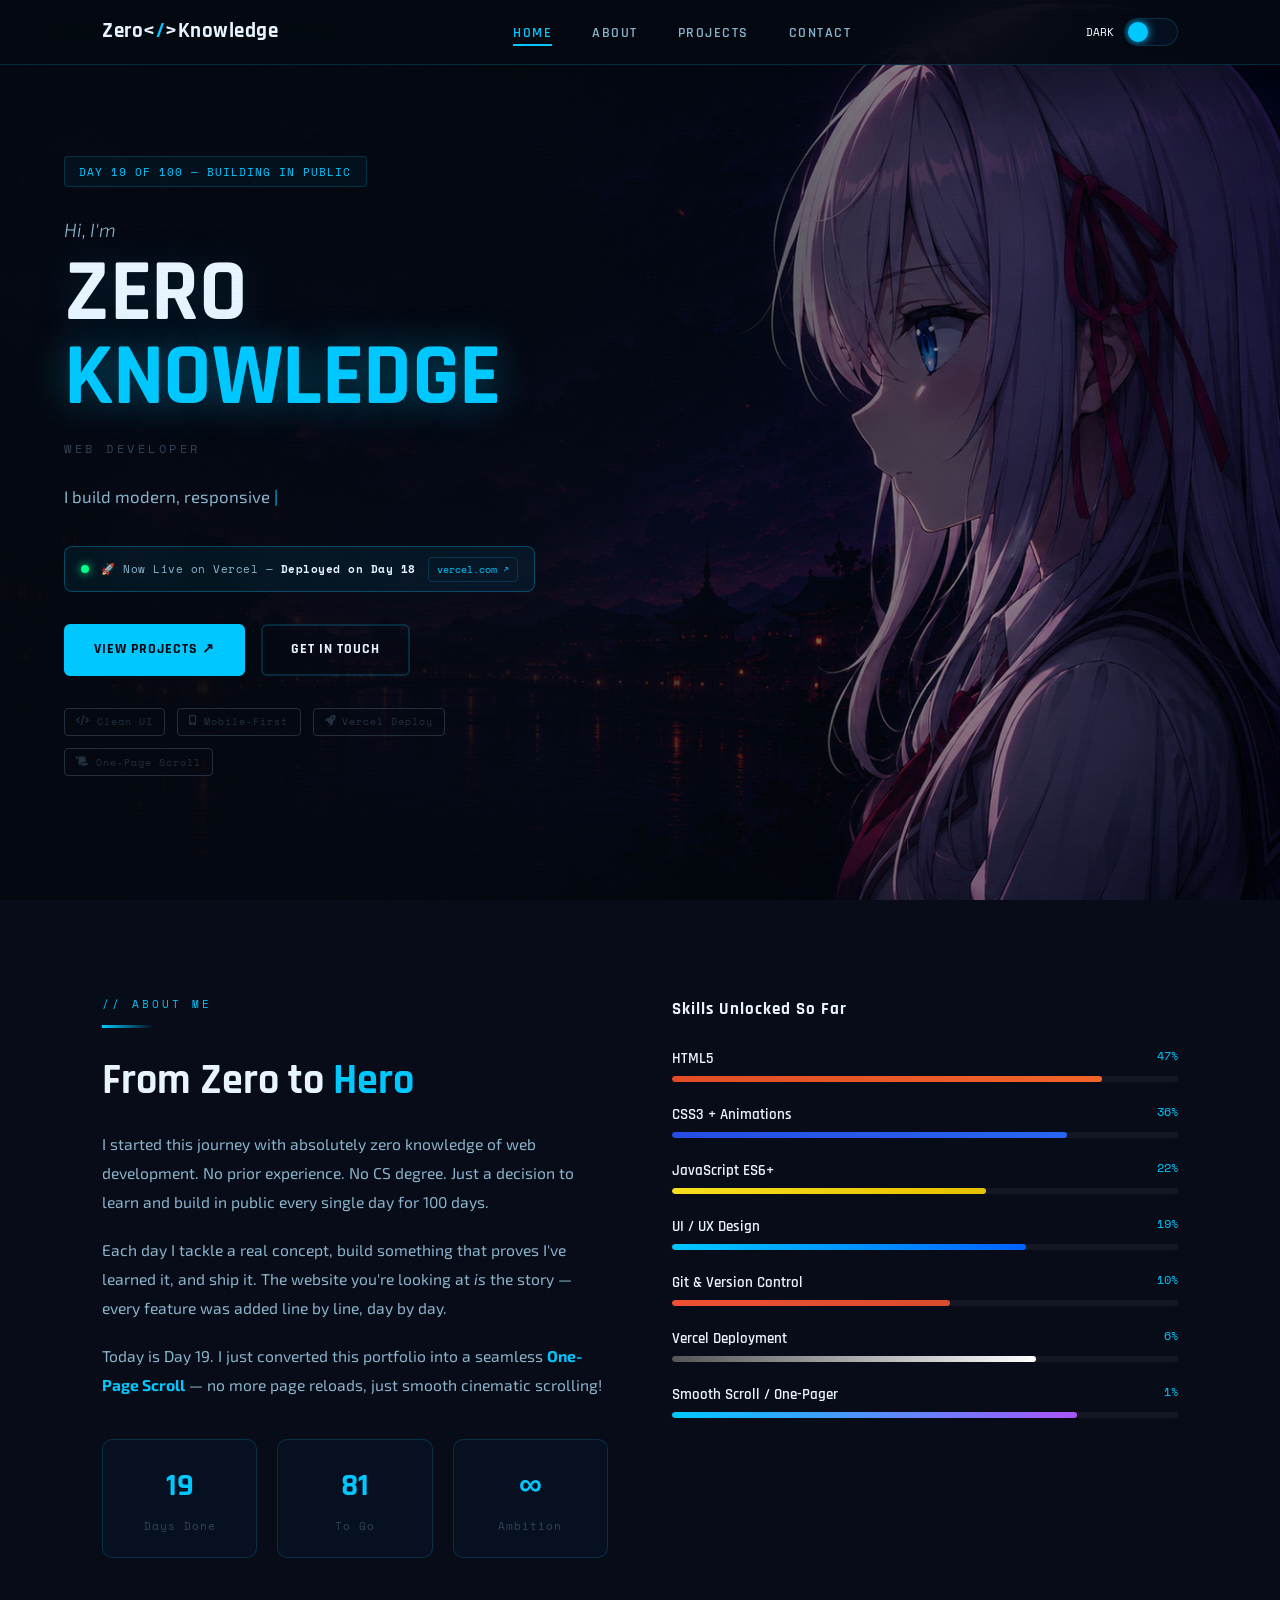
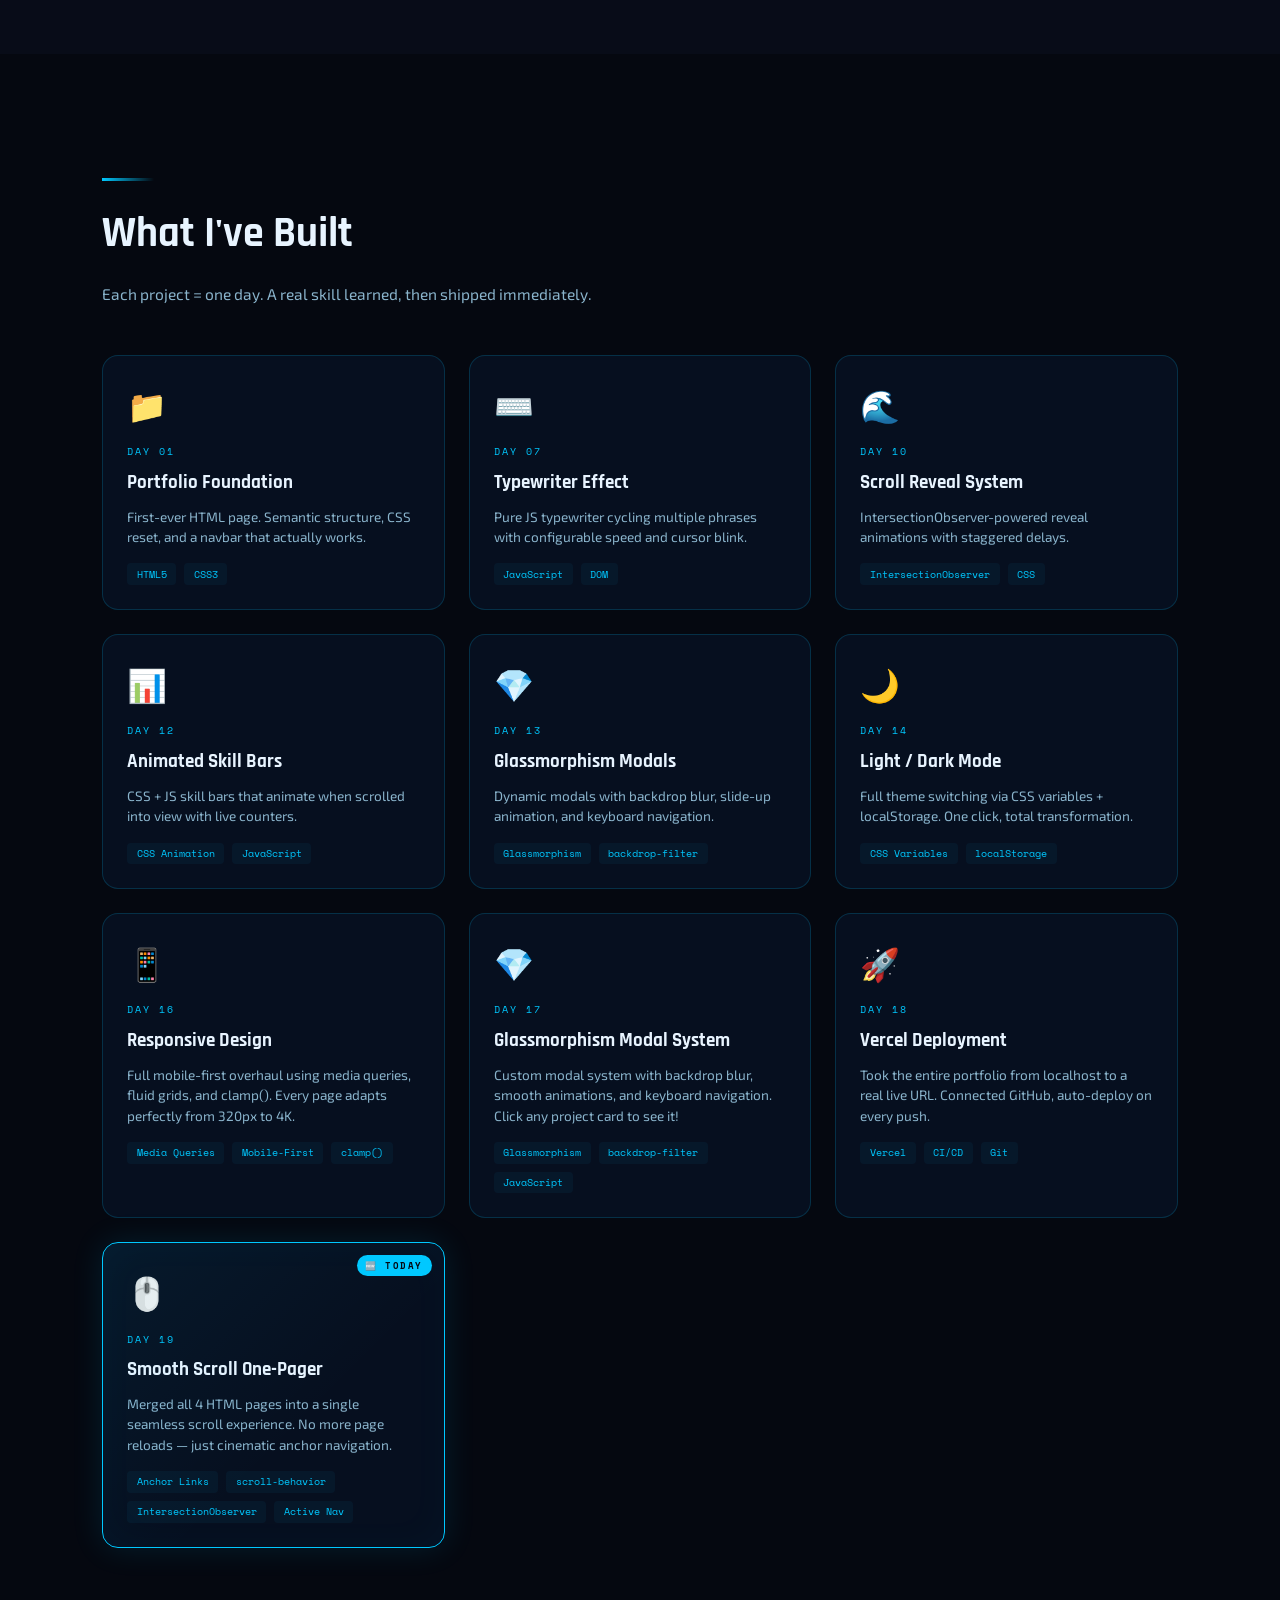
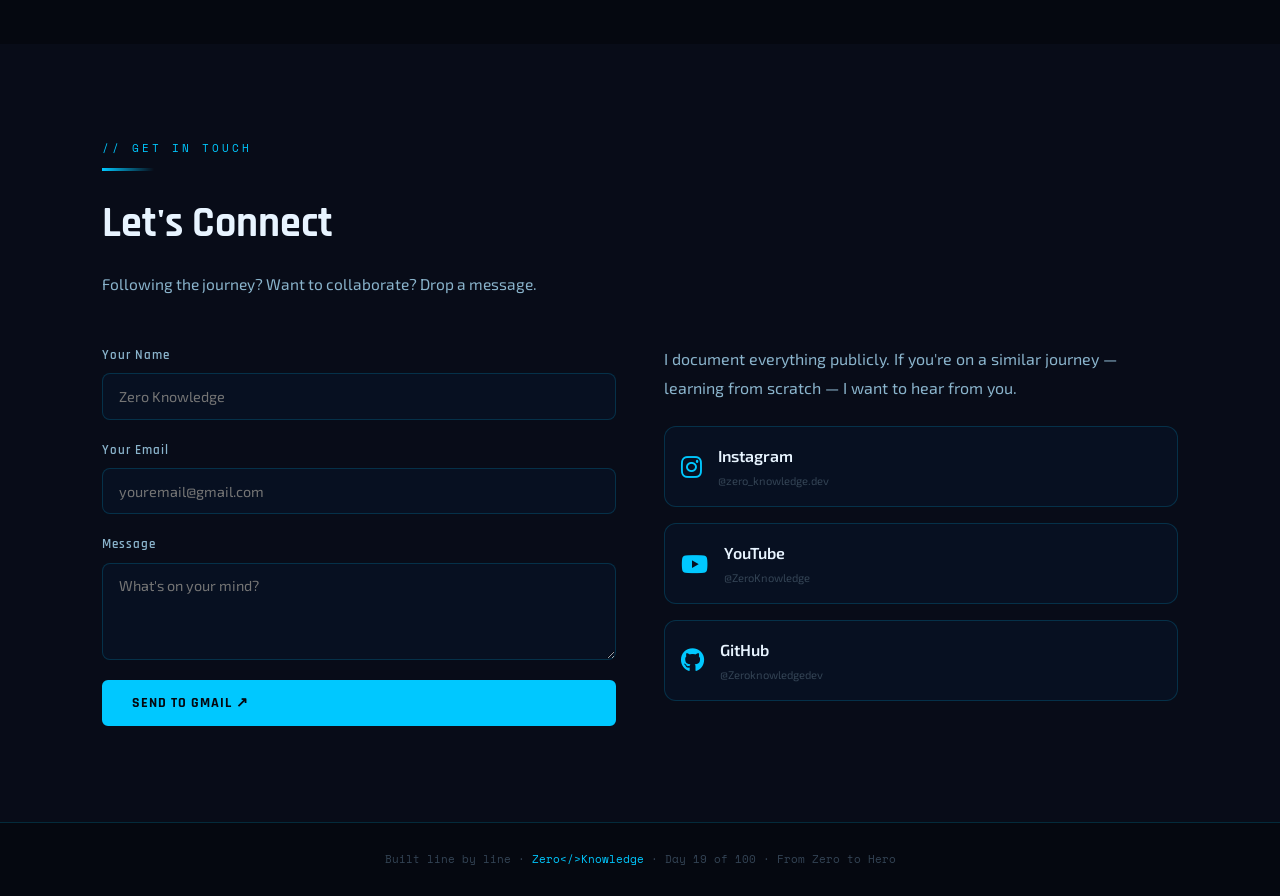
<file: index.html>
<!DOCTYPE html>
<html lang="en" data-theme="dark">
<head>
  <meta charset="UTF-8" />
  <meta name="viewport" content="width=device-width, initial-scale=1.0, user-scalable=yes" />
  <title>Zero&lt;/&gt;Knowledge — Day 19</title>
  <link rel="preconnect" href="https://fonts.googleapis.com" />
  <link href="https://fonts.googleapis.com/css2?family=Rajdhani:wght@400;500;600;700&family=Exo+2:ital,wght@0,300;0,400;0,600;0,800;1,300&family=Space+Mono:wght@400;700&display=swap" rel="stylesheet" />
  <link rel="stylesheet" href="https://cdnjs.cloudflare.com/ajax/libs/font-awesome/6.5.1/css/all.min.css">
  <link rel="stylesheet" href="style.css">
</head>
<body>

<!-- ══════════════════════════════════
     NAVBAR  (anchor links — Day 19)
══════════════════════════════════ -->
<nav>
  <div class="nav-inner">
    <a class="nav-logo" href="#hero">Zero&lt;<span>/</span>&gt;Knowledge</a>
    <ul class="nav-links">
      <li><a href="#hero"   class="nav-link active">Home</a></li>
      <li><a href="#about"  class="nav-link">About</a></li>
      <li><a href="#projects" class="nav-link">Projects</a></li>
      <li><a href="#contact" class="nav-link">Contact</a></li>
    </ul>
    <div class="theme-toggle" id="themeToggle">
      <span class="toggle-label" id="themeLabel">DARK</span>
      <div class="toggle-track"><div class="toggle-thumb"></div></div>
    </div>
  </div>
  <div class="mobile-menu-btn" id="mobileMenuBtn">
    <i class="fas fa-bars"></i>
  </div>
</nav>

<!-- Mobile Menu -->
<div class="mobile-menu" id="mobileMenu">
  <ul class="mobile-nav-links">
    <li><a href="#hero"     class="nav-link active">Home</a></li>
    <li><a href="#about"    class="nav-link">About</a></li>
    <li><a href="#projects" class="nav-link">Projects</a></li>
    <li><a href="#contact"  class="nav-link">Contact</a></li>
  </ul>
</div>

<!-- ══════════════════════════════════
     SECTION 1 — HERO
══════════════════════════════════ -->
<section class="hero" id="hero">
  <div class="hero-content">
    <div class="hero-tag">DAY 19 OF 100 — BUILDING IN PUBLIC</div>
    <p class="hero-greeting">Hi, I'm</p>
    <h1 class="hero-name">
      <span class="zero">ZERO</span><br>
      <span class="knowledge">KNOWLEDGE</span>
    </h1>
    <p class="hero-role">Web Developer</p>
    <div class="typewriter-wrap"><span id="tw"></span></div>

    <div class="deploy-banner">
      <div class="deploy-dot"></div>
      <span class="deploy-text">🚀 Now Live on Vercel — <strong>Deployed on Day 18</strong></span>
      <a href="https://vercel.com" target="_blank" rel="noopener noreferrer" class="deploy-link">vercel.com ↗</a>
    </div>

    <div class="cta-group">
      <a href="#projects" class="btn-p">View Projects ↗</a>
      <a href="#contact"  class="btn-o">Get In Touch</a>
    </div>
    <div class="hero-badges">
      <div class="badge"><i class="fas fa-code"></i> Clean UI</div>
      <div class="badge"><i class="fas fa-mobile-alt"></i> Mobile-First</div>
      <div class="badge"><i class="fas fa-rocket"></i> Vercel Deploy</div>
      <div class="badge"><i class="fas fa-scroll"></i> One-Page Scroll</div>
    </div>
  </div>
</section>

<!-- ══════════════════════════════════
     SECTION 2 — ABOUT
══════════════════════════════════ -->
<div class="alt-bg">
<div class="sec" id="about">
  <div class="about-grid">
    <div class="about-text reveal">
      <div class="sec-label">// ABOUT ME</div>
      <div class="divider"></div>
      <h2 class="sec-title">From Zero to <span style="color:var(--accent)">Hero</span></h2>
      <p>I started this journey with absolutely zero knowledge of web development. No prior experience. No CS degree. Just a decision to learn and build in public every single day for 100 days.</p>
      <p>Each day I tackle a real concept, build something that proves I've learned it, and ship it. The website you're looking at <em>is</em> the story — every feature was added line by line, day by day.</p>
      <p>Today is Day 19. I just converted this portfolio into a seamless <strong style="color:var(--accent)">One-Page Scroll</strong> — no more page reloads, just smooth cinematic scrolling!</p>
      <div class="stats">
        <div class="stat"><span class="stat-num">19</span><span class="stat-lbl">Days Done</span></div>
        <div class="stat"><span class="stat-num">81</span><span class="stat-lbl">To Go</span></div>
        <div class="stat"><span class="stat-num">∞</span><span class="stat-lbl">Ambition</span></div>
      </div>
    </div>
    <div class="skills reveal" style="transition-delay:.15s" id="skills-panel">
      <h3>Skills Unlocked So Far</h3>
      <div class="sk"><div class="sk-meta"><span class="sk-name">HTML5</span><span class="sk-pct" id="p1">0%</span></div><div class="sk-track"><div class="sk-fill f1" id="b1" data-to="85"></div></div></div>
      <div class="sk"><div class="sk-meta"><span class="sk-name">CSS3 + Animations</span><span class="sk-pct" id="p2">0%</span></div><div class="sk-track"><div class="sk-fill f2" id="b2" data-to="78"></div></div></div>
      <div class="sk"><div class="sk-meta"><span class="sk-name">JavaScript ES6+</span><span class="sk-pct" id="p3">0%</span></div><div class="sk-track"><div class="sk-fill f3" id="b3" data-to="62"></div></div></div>
      <div class="sk"><div class="sk-meta"><span class="sk-name">UI / UX Design</span><span class="sk-pct" id="p4">0%</span></div><div class="sk-track"><div class="sk-fill f4" id="b4" data-to="70"></div></div></div>
      <div class="sk"><div class="sk-meta"><span class="sk-name">Git & Version Control</span><span class="sk-pct" id="p5">0%</span></div><div class="sk-track"><div class="sk-fill f5" id="b5" data-to="55"></div></div></div>
      <div class="sk"><div class="sk-meta"><span class="sk-name">Vercel Deployment</span><span class="sk-pct" id="p6">0%</span></div><div class="sk-track"><div class="sk-fill f6" id="b6" data-to="72"></div></div></div>
      <div class="sk"><div class="sk-meta"><span class="sk-name">Smooth Scroll / One-Pager</span><span class="sk-pct" id="p7">0%</span></div><div class="sk-track"><div class="sk-fill f7" id="b7" data-to="80"></div></div></div>
    </div>
  </div>
</div>
</div>

<!-- ══════════════════════════════════
     SECTION 3 — PROJECTS
══════════════════════════════════ -->
<div class="sec" id="projects">
  <div class="sec-label reveal">// MY WORK</div>
  <div class="divider reveal"></div>
  <h2 class="sec-title reveal">What I've Built</h2>
  <p class="sec-sub reveal">Each project = one day. A real skill learned, then shipped immediately.</p>

  <div class="projects-grid">
    <div class="project-card reveal" onclick="openModal('Portfolio Foundation')">
      <div class="project-icon">📁</div>
      <div class="project-day">DAY 01</div>
      <h3>Portfolio Foundation</h3>
      <p>First-ever HTML page. Semantic structure, CSS reset, and a navbar that actually works.</p>
      <div class="project-tags"><span>HTML5</span><span>CSS3</span></div>
    </div>

    <div class="project-card reveal" onclick="openModal('Typewriter Effect')">
      <div class="project-icon">⌨️</div>
      <div class="project-day">DAY 07</div>
      <h3>Typewriter Effect</h3>
      <p>Pure JS typewriter cycling multiple phrases with configurable speed and cursor blink.</p>
      <div class="project-tags"><span>JavaScript</span><span>DOM</span></div>
    </div>

    <div class="project-card reveal" onclick="openModal('Scroll Reveal System')">
      <div class="project-icon">🌊</div>
      <div class="project-day">DAY 10</div>
      <h3>Scroll Reveal System</h3>
      <p>IntersectionObserver-powered reveal animations with staggered delays.</p>
      <div class="project-tags"><span>IntersectionObserver</span><span>CSS</span></div>
    </div>

    <div class="project-card reveal" onclick="openModal('Animated Skill Bars')">
      <div class="project-icon">📊</div>
      <div class="project-day">DAY 12</div>
      <h3>Animated Skill Bars</h3>
      <p>CSS + JS skill bars that animate when scrolled into view with live counters.</p>
      <div class="project-tags"><span>CSS Animation</span><span>JavaScript</span></div>
    </div>

    <div class="project-card reveal" onclick="openModal('Glassmorphism Modals')">
      <div class="project-icon">💎</div>
      <div class="project-day">DAY 13</div>
      <h3>Glassmorphism Modals</h3>
      <p>Dynamic modals with backdrop blur, slide-up animation, and keyboard navigation.</p>
      <div class="project-tags"><span>Glassmorphism</span><span>backdrop-filter</span></div>
    </div>

    <div class="project-card reveal" onclick="openModal('Light / Dark Mode')">
      <div class="project-icon">🌙</div>
      <div class="project-day">DAY 14</div>
      <h3>Light / Dark Mode</h3>
      <p>Full theme switching via CSS variables + localStorage. One click, total transformation.</p>
      <div class="project-tags"><span>CSS Variables</span><span>localStorage</span></div>
    </div>

    <div class="project-card reveal" onclick="openModal('Responsive Design')">
      <div class="project-icon">📱</div>
      <div class="project-day">DAY 16</div>
      <h3>Responsive Design</h3>
      <p>Full mobile-first overhaul using media queries, fluid grids, and clamp(). Every page adapts perfectly from 320px to 4K.</p>
      <div class="project-tags"><span>Media Queries</span><span>Mobile-First</span><span>clamp()</span></div>
    </div>

    <div class="project-card reveal" onclick="openModal('Glassmorphism Modal System')">
      <div class="project-icon">💎</div>
      <div class="project-day">DAY 17</div>
      <h3>Glassmorphism Modal System</h3>
      <p>Custom modal system with backdrop blur, smooth animations, and keyboard navigation. Click any project card to see it!</p>
      <div class="project-tags"><span>Glassmorphism</span><span>backdrop-filter</span><span>JavaScript</span></div>
    </div>

    <div class="project-card reveal" onclick="openModal('Vercel Deployment')">
      <div class="project-icon">🚀</div>
      <div class="project-day">DAY 18</div>
      <h3>Vercel Deployment</h3>
      <p>Took the entire portfolio from localhost to a real live URL. Connected GitHub, auto-deploy on every push.</p>
      <div class="project-tags"><span>Vercel</span><span>CI/CD</span><span>Git</span></div>
    </div>

    <!-- ★ DAY 19 — NEW CARD ★ -->
    <div class="project-card reveal project-card--featured" onclick="openModal('Smooth Scroll One-Pager')">
      <div class="project-featured-badge">🆕 TODAY</div>
      <div class="project-icon">🖱️</div>
      <div class="project-day">DAY 19</div>
      <h3>Smooth Scroll One-Pager</h3>
      <p>Merged all 4 HTML pages into a single seamless scroll experience. No more page reloads — just cinematic anchor navigation.</p>
      <div class="project-tags">
        <span>Anchor Links</span>
        <span>scroll-behavior</span>
        <span>IntersectionObserver</span>
        <span>Active Nav</span>
      </div>
    </div>
  </div>
</div>

<!-- ══════════════════════════════════
     SECTION 4 — CONTACT
══════════════════════════════════ -->
<div class="alt-bg">
<div class="sec" id="contact">
  <div class="sec-label reveal">// GET IN TOUCH</div>
  <div class="divider reveal"></div>
  <h2 class="sec-title reveal">Let's Connect</h2>
  <p class="sec-sub reveal">Following the journey? Want to collaborate? Drop a message.</p>

  <div class="contact-grid">
    <div class="contact-form reveal">
      <div class="form-group">
        <label>Your Name</label>
        <input type="text" placeholder="Zero Knowledge" id="contactName">
      </div>
      <div class="form-group">
        <label>Your Email</label>
        <input type="email" placeholder="youremail@gmail.com" id="contactEmail">
      </div>
      <div class="form-group">
        <label>Message</label>
        <textarea rows="4" placeholder="What's on your mind?" id="contactMessage"></textarea>
      </div>
      <button class="btn-p" onclick="sendToGmail()">Send to Gmail ↗</button>
    </div>

    <div class="contact-info reveal" style="transition-delay:.15s">
      <p>I document everything publicly. If you're on a similar journey — learning from scratch — I want to hear from you.</p>
      <div class="social-links-list">
        <a href="https://www.instagram.com/zero_knowledge.dev/" class="social-link" target="_blank" rel="noopener noreferrer">
          <i class="fab fa-instagram"></i>
          <div>
            <div class="social-name">Instagram</div>
            <div class="social-handle">@zero_knowledge.dev</div>
          </div>
        </a>
        <a href="https://youtube.com/@zeroknowledge-g6w" class="social-link" target="_blank" rel="noopener noreferrer">
          <i class="fab fa-youtube"></i>
          <div>
            <div class="social-name">YouTube</div>
            <div class="social-handle">@ZeroKnowledge</div>
          </div>
        </a>
        <a href="https://github.com/Zeroknowledgedev" class="social-link" target="_blank" rel="noopener noreferrer">
          <i class="fab fa-github"></i>
          <div>
            <div class="social-name">GitHub</div>
            <div class="social-handle">@Zeroknowledgedev</div>
          </div>
        </a>
      </div>
    </div>
  </div>
</div>
</div>

<!-- ══════════════════════════════════
     MODAL
══════════════════════════════════ -->
<div class="modal-overlay" id="projectModal">
  <div class="modal-container">
    <button class="modal-close" id="closeModal">&times;</button>
    <div class="modal-icon" id="modalIcon">📁</div>
    <div class="modal-day" id="modalDay">DAY 01</div>
    <h2 class="modal-title" id="modalTitle">Project Title</h2>
    <p class="modal-description" id="modalDescription">Project description goes here...</p>
    <div class="modal-tech" id="modalTech"></div>
    <div class="modal-lessons" id="modalLessons"></div>
    <button class="modal-live-btn" id="modalLiveBtn">🔗 View Live Demo</button>
  </div>
</div>

<!-- FOOTER -->
<footer>Built line by line · <em>Zero&lt;/&gt;Knowledge</em> · Day 19 of 100 · From Zero to Hero</footer>

<script src="script.js"></script>
</body>
</html>
</file>
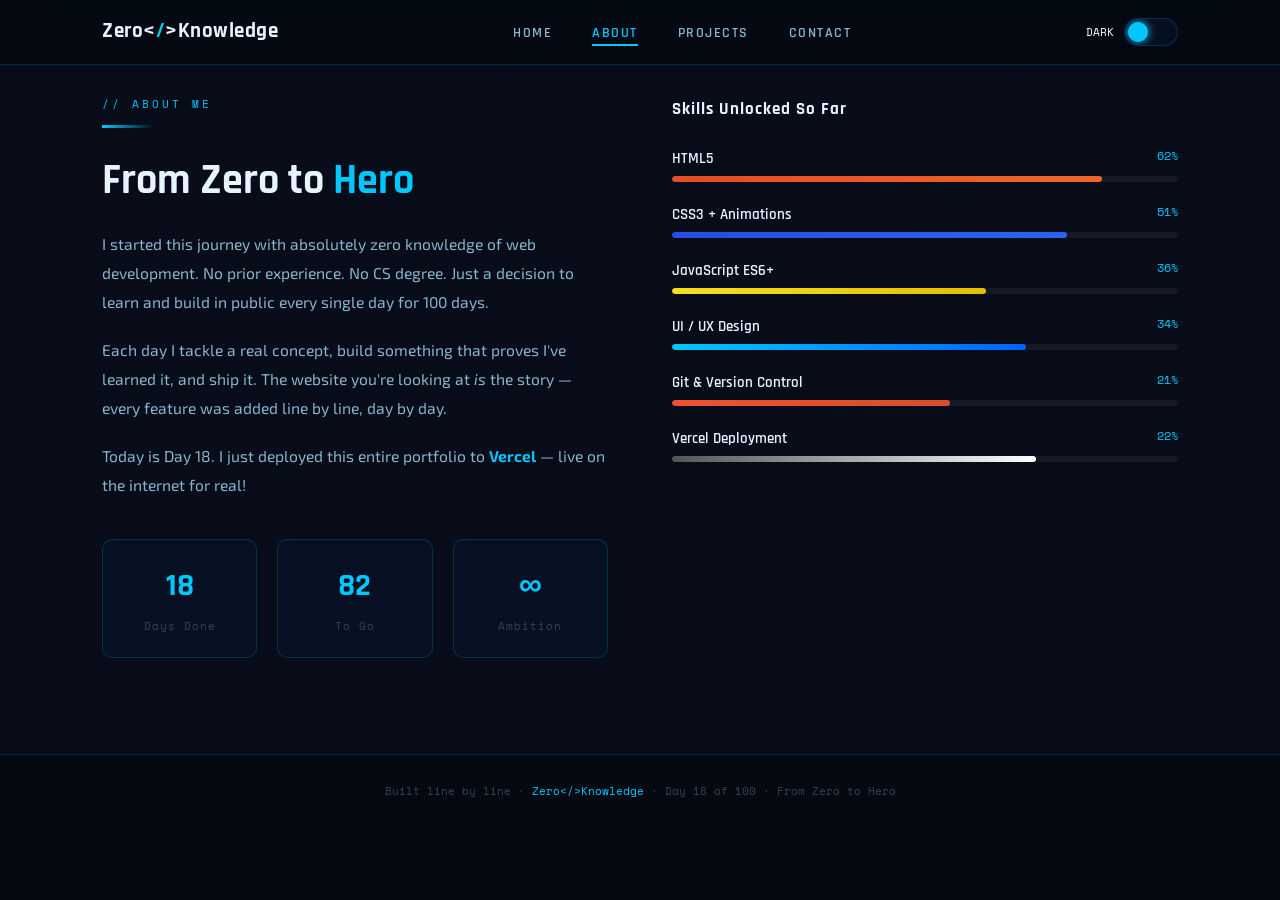
<file: about.html>
<!DOCTYPE html>
<html lang="en" data-theme="dark">
<head>
  <meta charset="UTF-8" />
  <meta name="viewport" content="width=device-width, initial-scale=1.0, user-scalable=yes" />
  <title>Zero&lt;/&gt;Knowledge — About</title>
  <link rel="preconnect" href="https://fonts.googleapis.com" />
  <link href="https://fonts.googleapis.com/css2?family=Rajdhani:wght@400;500;600;700&family=Exo+2:ital,wght@0,300;0,400;0,600;0,800;1,300&family=Space+Mono:wght@400;700&display=swap" rel="stylesheet" />
  <link rel="stylesheet" href="https://cdnjs.cloudflare.com/ajax/libs/font-awesome/6.5.1/css/all.min.css">
  <link rel="stylesheet" href="style.css">
</head>
<body>

<!-- NAVBAR -->
<nav>
  <div class="nav-inner">
    <a class="nav-logo" href="index.html">Zero&lt;<span>/</span>&gt;Knowledge</a>
    <ul class="nav-links">
      <li><a href="index.html">Home</a></li>
      <li><a href="about.html" class="active">About</a></li>
      <li><a href="projects.html">Projects</a></li>
      <li><a href="contact.html">Contact</a></li>
    </ul>
    <div class="theme-toggle" id="themeToggle">
      <span class="toggle-label" id="themeLabel">DARK</span>
      <div class="toggle-track"><div class="toggle-thumb"></div></div>
    </div>
  </div>
  <div class="mobile-menu-btn" id="mobileMenuBtn">
    <i class="fas fa-bars"></i>
  </div>
</nav>

<div class="mobile-menu" id="mobileMenu">
  <ul class="mobile-nav-links">
    <li><a href="index.html">Home</a></li>
    <li><a href="about.html" class="active">About</a></li>
    <li><a href="projects.html">Projects</a></li>
    <li><a href="contact.html">Contact</a></li>
  </ul>
</div>

<!-- ABOUT SECTION -->
<div class="alt-bg">
<div class="sec" id="about">
  <div class="about-grid">
    <div class="about-text reveal">
      <div class="sec-label">// ABOUT ME</div>
      <div class="divider"></div>
      <h2 class="sec-title">From Zero to <span style="color:var(--accent)">Hero</span></h2>
      <p>I started this journey with absolutely zero knowledge of web development. No prior experience. No CS degree. Just a decision to learn and build in public every single day for 100 days.</p>
      <p>Each day I tackle a real concept, build something that proves I've learned it, and ship it. The website you're looking at <em>is</em> the story — every feature was added line by line, day by day.</p>
      <p>Today is Day 18. I just deployed this entire portfolio to <strong style="color:var(--accent)">Vercel</strong> — live on the internet for real!</p>
      <div class="stats">
        <div class="stat"><span class="stat-num">18</span><span class="stat-lbl">Days Done</span></div>
        <div class="stat"><span class="stat-num">82</span><span class="stat-lbl">To Go</span></div>
        <div class="stat"><span class="stat-num">∞</span><span class="stat-lbl">Ambition</span></div>
      </div>
    </div>
    <div class="skills reveal" style="transition-delay:.15s" id="skills-panel">
      <h3>Skills Unlocked So Far</h3>
      <div class="sk"><div class="sk-meta"><span class="sk-name">HTML5</span><span class="sk-pct" id="p1">0%</span></div><div class="sk-track"><div class="sk-fill f1" id="b1" data-to="85"></div></div></div>
      <div class="sk"><div class="sk-meta"><span class="sk-name">CSS3 + Animations</span><span class="sk-pct" id="p2">0%</span></div><div class="sk-track"><div class="sk-fill f2" id="b2" data-to="78"></div></div></div>
      <div class="sk"><div class="sk-meta"><span class="sk-name">JavaScript ES6+</span><span class="sk-pct" id="p3">0%</span></div><div class="sk-track"><div class="sk-fill f3" id="b3" data-to="62"></div></div></div>
      <div class="sk"><div class="sk-meta"><span class="sk-name">UI / UX Design</span><span class="sk-pct" id="p4">0%</span></div><div class="sk-track"><div class="sk-fill f4" id="b4" data-to="70"></div></div></div>
      <div class="sk"><div class="sk-meta"><span class="sk-name">Git & Version Control</span><span class="sk-pct" id="p5">0%</span></div><div class="sk-track"><div class="sk-fill f5" id="b5" data-to="55"></div></div></div>
      <div class="sk"><div class="sk-meta"><span class="sk-name">Vercel Deployment</span><span class="sk-pct" id="p6">0%</span></div><div class="sk-track"><div class="sk-fill f6" id="b6" data-to="72"></div></div></div>
    </div>
  </div>
</div>
</div>

<!-- FOOTER -->
<footer>Built line by line · <em>Zero&lt;/&gt;Knowledge</em> · Day 18 of 100 · From Zero to Hero</footer>

<script src="script.js"></script>
</body>
</html>
</file>
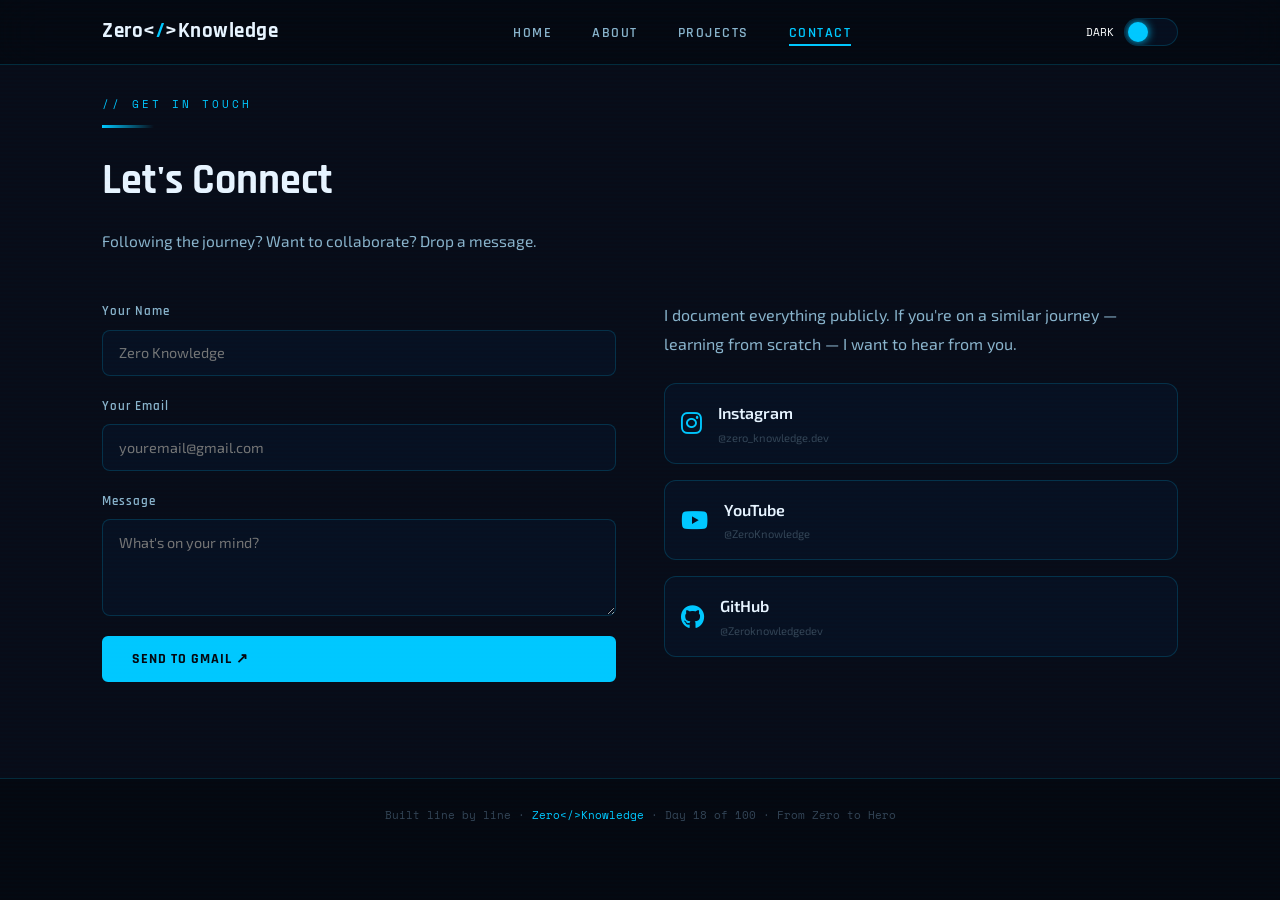
<file: contact.html>
<!DOCTYPE html>
<html lang="en" data-theme="dark">
<head>
  <meta charset="UTF-8" />
  <meta name="viewport" content="width=device-width, initial-scale=1.0, user-scalable=yes" />
  <title>Zero&lt;/&gt;Knowledge — Contact</title>
  <link rel="preconnect" href="https://fonts.googleapis.com" />
  <link href="https://fonts.googleapis.com/css2?family=Rajdhani:wght@400;500;600;700&family=Exo+2:ital,wght@0,300;0,400;0,600;0,800;1,300&family=Space+Mono:wght@400;700&display=swap" rel="stylesheet" />
  <link rel="stylesheet" href="https://cdnjs.cloudflare.com/ajax/libs/font-awesome/6.5.1/css/all.min.css">
  <link rel="stylesheet" href="style.css">
</head>
<body>

<!-- NAVBAR -->
<nav>
  <div class="nav-inner">
    <a class="nav-logo" href="index.html">Zero&lt;<span>/</span>&gt;Knowledge</a>
    <ul class="nav-links">
      <li><a href="index.html">Home</a></li>
      <li><a href="about.html">About</a></li>
      <li><a href="projects.html">Projects</a></li>
      <li><a href="contact.html" class="active">Contact</a></li>
    </ul>
    <div class="theme-toggle" id="themeToggle">
      <span class="toggle-label" id="themeLabel">DARK</span>
      <div class="toggle-track"><div class="toggle-thumb"></div></div>
    </div>
  </div>
  <div class="mobile-menu-btn" id="mobileMenuBtn">
    <i class="fas fa-bars"></i>
  </div>
</nav>

<div class="mobile-menu" id="mobileMenu">
  <ul class="mobile-nav-links">
    <li><a href="index.html">Home</a></li>
    <li><a href="about.html">About</a></li>
    <li><a href="projects.html">Projects</a></li>
    <li><a href="contact.html" class="active">Contact</a></li>
  </ul>
</div>

<!-- CONTACT SECTION -->
<div class="alt-bg">
<div class="sec" id="contact">
  <div class="sec-label reveal">// GET IN TOUCH</div>
  <div class="divider reveal"></div>
  <h2 class="sec-title reveal">Let's Connect</h2>
  <p class="sec-sub reveal">Following the journey? Want to collaborate? Drop a message.</p>
  
  <div class="contact-grid">
    <div class="contact-form reveal">
      <div class="form-group">
        <label>Your Name</label>
        <input type="text" placeholder="Zero Knowledge" id="contactName">
      </div>
      <div class="form-group">
        <label>Your Email</label>
        <input type="email" placeholder="youremail@gmail.com" id="contactEmail">
      </div>
      <div class="form-group">
        <label>Message</label>
        <textarea rows="4" placeholder="What's on your mind?" id="contactMessage"></textarea>
      </div>
      <button class="btn-p" onclick="sendToGmail()">Send to Gmail ↗</button>
    </div>
    
    <div class="contact-info reveal" style="transition-delay:.15s">
      <p>I document everything publicly. If you're on a similar journey — learning from scratch — I want to hear from you.</p>
      <div class="social-links-list">
        <a href="https://www.instagram.com/zero_knowledge.dev/" class="social-link" target="_blank" rel="noopener noreferrer">
          <i class="fab fa-instagram"></i>
          <div>
            <div class="social-name">Instagram</div>
            <div class="social-handle">@zero_knowledge.dev</div>
          </div>
        </a>
        <a href="https://youtube.com/@zeroknowledge-g6w" class="social-link" target="_blank" rel="noopener noreferrer">
          <i class="fab fa-youtube"></i>
          <div>
            <div class="social-name">YouTube</div>
            <div class="social-handle">@ZeroKnowledge</div>
          </div>
        </a>
        <a href="https://github.com/Zeroknowledgedev" class="social-link" target="_blank" rel="noopener noreferrer">
          <i class="fab fa-github"></i>
          <div>
            <div class="social-name">GitHub</div>
            <div class="social-handle">@Zeroknowledgedev</div>
          </div>
        </a>
      </div>
    </div>
  </div>
</div>
</div>

<!-- FOOTER -->
<footer>Built line by line · <em>Zero&lt;/&gt;Knowledge</em> · Day 18 of 100 · From Zero to Hero</footer>

<script src="script.js"></script>
</body>
</html>
</file>
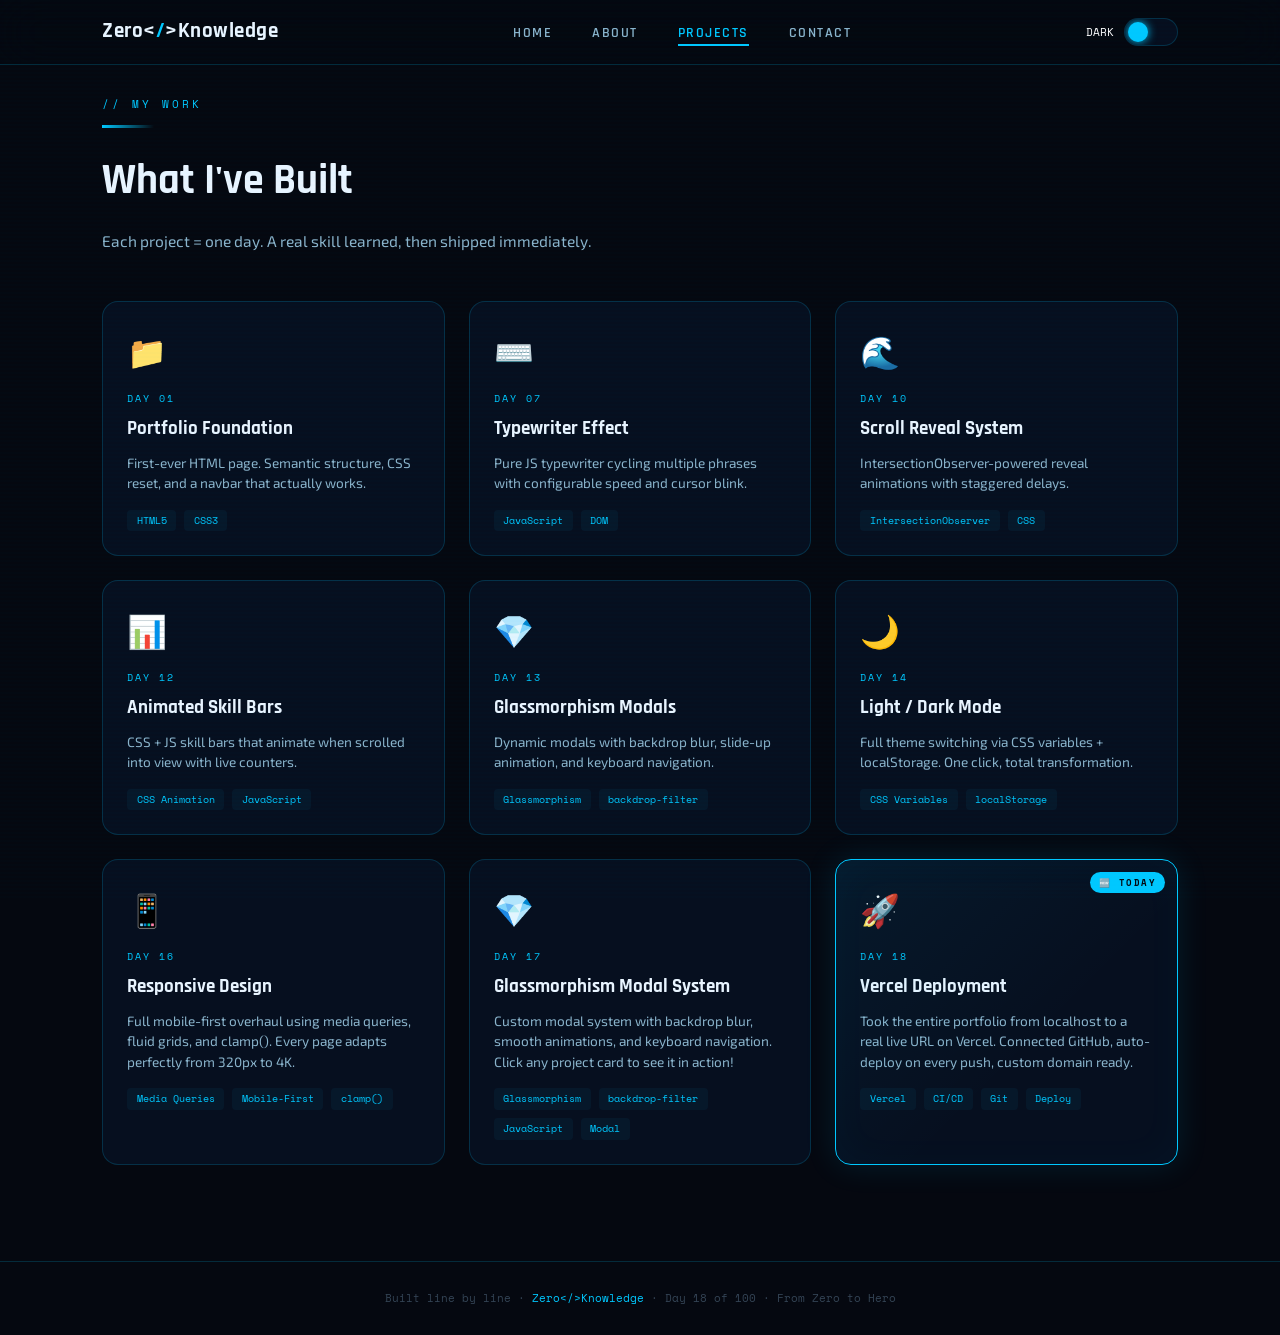
<file: projects.html>
<!DOCTYPE html>
<html lang="en" data-theme="dark">
<head>
  <meta charset="UTF-8" />
  <meta name="viewport" content="width=device-width, initial-scale=1.0, user-scalable=yes" />
  <title>Zero&lt;/&gt;Knowledge — Projects</title>
  <link rel="preconnect" href="https://fonts.googleapis.com" />
  <link href="https://fonts.googleapis.com/css2?family=Rajdhani:wght@400;500;600;700&family=Exo+2:ital,wght@0,300;0,400;0,600;0,800;1,300&family=Space+Mono:wght@400;700&display=swap" rel="stylesheet" />
  <link rel="stylesheet" href="https://cdnjs.cloudflare.com/ajax/libs/font-awesome/6.5.1/css/all.min.css">
  <link rel="stylesheet" href="style.css">
</head>
<body>

<!-- NAVBAR -->
<nav>
  <div class="nav-inner">
    <a class="nav-logo" href="index.html">Zero&lt;<span>/</span>&gt;Knowledge</a>
    <ul class="nav-links">
      <li><a href="index.html">Home</a></li>
      <li><a href="about.html">About</a></li>
      <li><a href="projects.html" class="active">Projects</a></li>
      <li><a href="contact.html">Contact</a></li>
    </ul>
    <div class="theme-toggle" id="themeToggle">
      <span class="toggle-label" id="themeLabel">DARK</span>
      <div class="toggle-track"><div class="toggle-thumb"></div></div>
    </div>
  </div>
  <div class="mobile-menu-btn" id="mobileMenuBtn">
    <i class="fas fa-bars"></i>
  </div>
</nav>

<div class="mobile-menu" id="mobileMenu">
  <ul class="mobile-nav-links">
    <li><a href="index.html">Home</a></li>
    <li><a href="about.html">About</a></li>
    <li><a href="projects.html" class="active">Projects</a></li>
    <li><a href="contact.html">Contact</a></li>
  </ul>
</div>

<!-- PROJECTS SECTION -->
<div class="sec" id="projects">
  <div class="sec-label reveal">// MY WORK</div>
  <div class="divider reveal"></div>
  <h2 class="sec-title reveal">What I've Built</h2>
  <p class="sec-sub reveal">Each project = one day. A real skill learned, then shipped immediately.</p>
  
  <div class="projects-grid">
    <div class="project-card reveal" onclick="openModal('Portfolio Foundation')">
      <div class="project-icon">📁</div>
      <div class="project-day">DAY 01</div>
      <h3>Portfolio Foundation</h3>
      <p>First-ever HTML page. Semantic structure, CSS reset, and a navbar that actually works.</p>
      <div class="project-tags">
        <span>HTML5</span>
        <span>CSS3</span>
      </div>
    </div>

    <div class="project-card reveal" onclick="openModal('Typewriter Effect')">
      <div class="project-icon">⌨️</div>
      <div class="project-day">DAY 07</div>
      <h3>Typewriter Effect</h3>
      <p>Pure JS typewriter cycling multiple phrases with configurable speed and cursor blink.</p>
      <div class="project-tags">
        <span>JavaScript</span>
        <span>DOM</span>
      </div>
    </div>

    <div class="project-card reveal" onclick="openModal('Scroll Reveal System')">
      <div class="project-icon">🌊</div>
      <div class="project-day">DAY 10</div>
      <h3>Scroll Reveal System</h3>
      <p>IntersectionObserver-powered reveal animations with staggered delays.</p>
      <div class="project-tags">
        <span>IntersectionObserver</span>
        <span>CSS</span>
      </div>
    </div>

    <div class="project-card reveal" onclick="openModal('Animated Skill Bars')">
      <div class="project-icon">📊</div>
      <div class="project-day">DAY 12</div>
      <h3>Animated Skill Bars</h3>
      <p>CSS + JS skill bars that animate when scrolled into view with live counters.</p>
      <div class="project-tags">
        <span>CSS Animation</span>
        <span>JavaScript</span>
      </div>
    </div>

    <div class="project-card reveal" onclick="openModal('Glassmorphism Modals')">
      <div class="project-icon">💎</div>
      <div class="project-day">DAY 13</div>
      <h3>Glassmorphism Modals</h3>
      <p>Dynamic modals with backdrop blur, slide-up animation, and keyboard navigation.</p>
      <div class="project-tags">
        <span>Glassmorphism</span>
        <span>backdrop-filter</span>
      </div>
    </div>

    <div class="project-card reveal" onclick="openModal('Light / Dark Mode')">
      <div class="project-icon">🌙</div>
      <div class="project-day">DAY 14</div>
      <h3>Light / Dark Mode</h3>
      <p>Full theme switching via CSS variables + localStorage. One click, total transformation.</p>
      <div class="project-tags">
        <span>CSS Variables</span>
        <span>localStorage</span>
      </div>
    </div>

    <div class="project-card reveal" onclick="openModal('Responsive Design')">
      <div class="project-icon">📱</div>
      <div class="project-day">DAY 16</div>
      <h3>Responsive Design</h3>
      <p>Full mobile-first overhaul using media queries, fluid grids, and clamp(). Every page adapts perfectly from 320px to 4K.</p>
      <div class="project-tags">
        <span>Media Queries</span>
        <span>Mobile-First</span>
        <span>clamp()</span>
      </div>
    </div>

    <div class="project-card reveal" onclick="openModal('Glassmorphism Modal System')">
      <div class="project-icon">💎</div>
      <div class="project-day">DAY 17</div>
      <h3>Glassmorphism Modal System</h3>
      <p>Custom modal system with backdrop blur, smooth animations, and keyboard navigation. Click any project card to see it in action!</p>
      <div class="project-tags">
        <span>Glassmorphism</span>
        <span>backdrop-filter</span>
        <span>JavaScript</span>
        <span>Modal</span>
      </div>
    </div>

    <!-- ★ DAY 18 — NEW CARD ★ -->
    <div class="project-card reveal project-card--featured" onclick="openModal('Vercel Deployment')">
      <div class="project-featured-badge">🆕 TODAY</div>
      <div class="project-icon">🚀</div>
      <div class="project-day">DAY 18</div>
      <h3>Vercel Deployment</h3>
      <p>Took the entire portfolio from localhost to a real live URL on Vercel. Connected GitHub, auto-deploy on every push, custom domain ready.</p>
      <div class="project-tags">
        <span>Vercel</span>
        <span>CI/CD</span>
        <span>Git</span>
        <span>Deploy</span>
      </div>
    </div>
  </div>
</div>

<!-- MODAL -->
<div class="modal-overlay" id="projectModal">
  <div class="modal-container">
    <button class="modal-close" id="closeModal">&times;</button>
    <div class="modal-icon" id="modalIcon">📁</div>
    <div class="modal-day" id="modalDay">DAY 01</div>
    <h2 class="modal-title" id="modalTitle">Project Title</h2>
    <p class="modal-description" id="modalDescription">Project description goes here...</p>
    <div class="modal-tech" id="modalTech"></div>
    <div class="modal-lessons" id="modalLessons"></div>
    <button class="modal-live-btn" id="modalLiveBtn">🔗 View Live Demo</button>
  </div>
</div>

<!-- FOOTER -->
<footer>Built line by line · <em>Zero&lt;/&gt;Knowledge</em> · Day 18 of 100 · From Zero to Hero</footer>

<script src="script.js"></script>
</body>
</html>
</file>
<file: style.css>
/* ═══════════════════════════════════════
   THEME VARIABLES
═══════════════════════════════════════ */
:root { --t: 0.45s; }

[data-theme="dark"] {
  --bg-primary:     #050810;
  --bg-secondary:   #080c18;
  --bg-card:        rgba(8, 18, 38, 0.72);
  --bg-glass:       rgba(0,200,255,0.05);
  --border-color:   rgba(0,200,255,0.18);
  --border-glow:    rgba(0,200,255,0.45);
  --text-primary:   #e8f4ff;
  --text-secondary: #8ab4cc;
  --text-muted:     #344455;
  --accent:         #00c8ff;
  --accent2:        #0062ff;
  --accent-red:     #ff3366;
  --accent-gold:    #ffd700;
  --accent-green:   #00ff88;
  --nav-bg:         rgba(5,8,16,0.88);
  --card-shadow:    0 8px 40px rgba(0,200,255,0.07);
  --glow:           0 0 22px rgba(0,200,255,0.35), 0 0 70px rgba(0,200,255,0.12);
  --skill-bg:       rgba(255,255,255,0.05);
  --hero-img:       url('img/bg1.png');
  --hero-overlay:   linear-gradient(90deg, rgba(5,8,16,0.98) 0%, rgba(5,8,16,0.90) 40%, rgba(5,8,16,0.55) 65%, rgba(5,8,16,0.15) 100%);
  --scanline-op:    1;
  --deploy-bg:      rgba(0,200,255,0.07);
  --deploy-border:  rgba(0,200,255,0.3);
}

[data-theme="light"] {
  --bg-primary:     #f2f5f9;
  --bg-secondary:   #ffffff;
  --bg-card:        rgba(255,255,255,0.88);
  --bg-glass:       rgba(0,100,200,0.04);
  --border-color:   rgba(0,100,200,0.14);
  --border-glow:    rgba(0,100,200,0.3);
  --text-primary:   #0a1628;
  --text-secondary: #3a5068;
  --text-muted:     #8899aa;
  --accent:         #0055cc;
  --accent2:        #003388;
  --accent-red:     #cc0033;
  --accent-gold:    #996600;
  --accent-green:   #007744;
  --nav-bg:         rgba(242,245,249,0.92);
  --card-shadow:    0 8px 40px rgba(0,100,200,0.09);
  --glow:           0 4px 24px rgba(0,100,200,0.18);
  --skill-bg:       rgba(0,0,0,0.06);
  --hero-img:       url('img/bg2.png');
  --hero-overlay:   linear-gradient(90deg, rgba(242,245,249,0.98) 0%, rgba(242,245,249,0.92) 40%, rgba(242,245,249,0.55) 65%, rgba(242,245,249,0.1) 100%);
  --scanline-op:    0;
  --deploy-bg:      rgba(0,100,200,0.06);
  --deploy-border:  rgba(0,100,200,0.25);
}

/* ═══ RESET ═══ */
*,*::before,*::after{box-sizing:border-box;margin:0;padding:0}
html{
  scroll-behavior: smooth;
  /* DAY 19: offset anchor scroll so sections don't hide under the fixed navbar */
  scroll-padding-top:72px;
}
body{
  font-family:'Exo 2',sans-serif;
  background:var(--bg-primary);
  color:var(--text-primary);
  transition:background var(--t),color var(--t);
  overflow-x:hidden;
  line-height:1.6;
}

/* Scanline */
body::before{
  content:'';
  position:fixed;inset:0;
  background:repeating-linear-gradient(0deg,transparent,transparent 2px,rgba(0,200,255,0.013) 2px,rgba(0,200,255,0.013) 4px);
  pointer-events:none;z-index:9999;
  opacity:var(--scanline-op);
  transition:opacity var(--t);
}

/* ═══ NAVBAR ═══ */
nav{
  position:fixed;
  top:0;
  left:0;
  right:0;
  z-index:1000;
  background:var(--nav-bg);
  backdrop-filter:blur(24px);
  border-bottom:1px solid var(--border-color);
  transition:background var(--t),border-color var(--t);
}

.nav-inner{
  max-width:1140px;
  margin:0 auto;
  padding:0 2rem;
  height:64px;
  display:flex;
  align-items:center;
  justify-content:space-between;
}

.mobile-menu-btn{
  display:none;
  position:absolute;
  right:20px;
  top:18px;
  font-size:24px;
  cursor:pointer;
  color:var(--text-primary);
  z-index:1001;
}

.mobile-menu{
  display:none;
  position:fixed;
  top:64px;
  left:0;
  right:0;
  background:var(--nav-bg);
  backdrop-filter:blur(24px);
  border-bottom:1px solid var(--border-color);
  z-index:999;
  padding:1rem;
  transform:translateX(-100%);
  transition:transform 0.3s ease;
}

.mobile-menu.active{
  transform:translateX(0);
  display:block;
}

.mobile-nav-links{
  list-style:none;
  display:flex;
  flex-direction:column;
  gap:1rem;
  text-align:center;
}

.mobile-nav-links a{
  font-family:'Rajdhani',sans-serif;
  font-size:1rem;
  font-weight:600;
  letter-spacing:1.5px;
  text-transform:uppercase;
  color:var(--text-secondary);
  text-decoration:none;
  display:block;
  padding:0.5rem;
}

.mobile-nav-links a.active,
.mobile-nav-links a:hover{
  color:var(--accent);
}

.nav-logo{
  font-family:'Rajdhani',sans-serif;
  font-size:1.3rem;
  font-weight:700;
  color:var(--text-primary);
  text-decoration:none;
  letter-spacing:.5px;
  transition:color var(--t);
}

.nav-logo span{color:var(--accent);}
.nav-links{display:flex;align-items:center;gap:2.5rem;list-style:none;}
.nav-links a{
  font-family:'Rajdhani',sans-serif;
  font-size:.9rem;
  font-weight:600;
  letter-spacing:1.5px;
  text-transform:uppercase;
  color:var(--text-secondary);
  text-decoration:none;
  position:relative;
  transition:color .3s;
}
.nav-links a::after{
  content:'';
  position:absolute;
  bottom:-4px;
  left:0;
  right:0;
  height:2px;
  background:var(--accent);
  transform:scaleX(0);
  transform-origin:left;
  transition:transform .3s;
}
.nav-links a:hover{color:var(--accent);}
.nav-links a:hover::after{transform:scaleX(1);}
.nav-links a.active{color:var(--accent);}
.nav-links a.active::after{transform:scaleX(1);}

/* Toggle */
.theme-toggle{
  display:flex;
  align-items:center;
  gap:.6rem;
  cursor:pointer;
  user-select:none;
  font-family:'Space Mono',monospace;
  font-size:.7rem;
  transition:color var(--t);
}
.toggle-track{
  width:54px;
  height:28px;
  background:var(--bg-card);
  border-radius:14px;
  border:1px solid var(--border-color);
  position:relative;
  transition:background var(--t),border-color var(--t);
  overflow:hidden;
}
.toggle-thumb{
  position:absolute;
  top:3px;
  left:3px;
  width:20px;
  height:20px;
  border-radius:50%;
  background:var(--accent);
  box-shadow:0 0 10px var(--accent);
  transition:transform var(--t) cubic-bezier(.34,1.56,.64,1),background var(--t),box-shadow var(--t);
}
[data-theme="light"] .toggle-thumb{transform:translateX(26px);}
[data-theme="dark"] .toggle-label{color:#ffffff;}
[data-theme="light"] .toggle-label{color:#1a1a2e;}

/* ═══ HERO ═══ */
.hero{
  min-height:100vh;
  background:var(--hero-img) center right/cover no-repeat;
  position:relative;
  display:flex;
  align-items:center;
  justify-content:flex-start;
  padding:7rem 0 5rem;
  transition:background var(--t);
}
.hero::before{
  content:'';
  position:absolute;
  inset:0;
  background:var(--hero-overlay);
  transition:background var(--t);
}
.hero-content{
  position:relative;
  z-index:1;
  max-width:560px;
  padding-left:clamp(1.25rem,5vw,4rem);
}
.hero-tag{
  display:inline-flex;
  align-items:center;
  gap:.5rem;
  font-family:'Space Mono',monospace;
  font-size:.7rem;
  color:var(--accent);
  border:1px solid var(--border-color);
  background:var(--bg-glass);
  padding:.35rem .9rem;
  border-radius:4px;
  margin-bottom:1.75rem;
  letter-spacing:1px;
}
.hero-greeting{
  font-size:clamp(1rem,2.5vw,1.2rem);
  color:var(--text-secondary);
  font-weight:300;
  font-style:italic;
  margin-bottom:.4rem;
}
.hero-name{
  font-family:'Rajdhani',sans-serif;
  font-size:clamp(3rem,9vw,5.5rem);
  font-weight:700;
  line-height:.95;
  margin-bottom:1.25rem;
  letter-spacing:-.5px;
}
.zero{
  color:var(--text-primary);
  text-shadow:0 0 40px rgba(0,200,255,0.15);
}
.knowledge{
  color:var(--accent);
  text-shadow:0 0 40px rgba(0,200,255,0.4);
}
.hero-role{
  font-family:'Space Mono',monospace;
  font-size:.78rem;
  letter-spacing:3.5px;
  text-transform:uppercase;
  color:var(--text-muted);
  margin-bottom:1.5rem;
}
.typewriter-wrap{
  font-family:'Exo 2',sans-serif;
  font-size:1.05rem;
  color:var(--text-secondary);
  min-height:1.6rem;
  margin-bottom:2.25rem;
}
#tw::after{
  content:'|';
  color:var(--accent);
  animation:blink .75s step-end infinite;
}
@keyframes blink{50%{opacity:0}}

/* ═══ DEPLOY BANNER (DAY 18) ═══ */
.deploy-banner{
  display:inline-flex;
  align-items:center;
  gap:.75rem;
  background:var(--deploy-bg);
  border:1px solid var(--deploy-border);
  border-radius:8px;
  padding:.6rem 1rem;
  margin-bottom:2rem;
  font-size:.8rem;
  color:var(--text-secondary);
  backdrop-filter:blur(8px);
  animation:pulse-border 2.5s ease-in-out infinite;
}
@keyframes pulse-border{
  0%,100%{border-color:var(--deploy-border);}
  50%{border-color:var(--accent);}
}
.deploy-dot{
  width:8px;
  height:8px;
  border-radius:50%;
  background:var(--accent-green);
  box-shadow:0 0 8px var(--accent-green);
  flex-shrink:0;
  animation:dot-pulse 1.4s ease-in-out infinite;
}
@keyframes dot-pulse{
  0%,100%{opacity:1;transform:scale(1);}
  50%{opacity:.6;transform:scale(.85);}
}
.deploy-text{color:var(--text-secondary);font-family:'Space Mono',monospace;font-size:.7rem;letter-spacing:.5px;}
.deploy-text strong{color:var(--text-primary);}
.deploy-link{
  font-family:'Space Mono',monospace;
  font-size:.65rem;
  color:var(--accent);
  text-decoration:none;
  padding:.2rem .5rem;
  border:1px solid var(--border-color);
  border-radius:4px;
  transition:all .3s;
  white-space:nowrap;
}
.deploy-link:hover{background:var(--accent);color:var(--bg-primary);border-color:var(--accent);}

/* CTA Buttons */
.cta-group{display:flex;gap:1rem;margin-bottom:2rem;flex-wrap:wrap;}
.btn-p{
  display:inline-flex;align-items:center;gap:.5rem;
  padding:.75rem 1.75rem;
  font-family:'Rajdhani',sans-serif;
  font-size:.9rem;font-weight:700;
  letter-spacing:1px;text-transform:uppercase;
  background:var(--accent);color:var(--bg-primary);
  border:2px solid var(--accent);
  border-radius:6px;
  text-decoration:none;
  transition:all .3s;cursor:pointer;
}
.btn-p:hover{background:transparent;color:var(--accent);box-shadow:var(--glow);}
.btn-o{
  display:inline-flex;align-items:center;gap:.5rem;
  padding:.75rem 1.75rem;
  font-family:'Rajdhani',sans-serif;
  font-size:.9rem;font-weight:700;
  letter-spacing:1px;text-transform:uppercase;
  background:transparent;color:var(--text-primary);
  border:2px solid var(--border-color);
  border-radius:6px;
  text-decoration:none;
  transition:all .3s;
}
.btn-o:hover{border-color:var(--accent);color:var(--accent);}

.hero-badges{display:flex;gap:.75rem;flex-wrap:wrap;}
.badge{
  display:inline-flex;align-items:center;gap:.4rem;
  font-family:'Space Mono',monospace;
  font-size:.65rem;letter-spacing:1px;
  color:var(--text-muted);
  border:1px solid var(--text-muted);
  padding:.3rem .7rem;border-radius:4px;
  opacity:.65;
}

/* ═══ SECTIONS ═══ */
.sec{
  max-width:1140px;
  margin:0 auto;
  padding:6rem 2rem;
}
.alt-bg{background:var(--bg-secondary);transition:background var(--t);}
.sec-label{
  font-family:'Space Mono',monospace;
  font-size:.68rem;
  letter-spacing:3px;
  text-transform:uppercase;
  color:var(--accent);
  margin-bottom:.7rem;
}
.divider{width:52px;height:3px;background:linear-gradient(90deg,var(--accent),transparent);margin-bottom:1.25rem;}
.sec-title{
  font-family:'Rajdhani',sans-serif;
  font-size:clamp(1.9rem,4vw,2.6rem);
  font-weight:700;
  color:var(--text-primary);
  margin-bottom:.9rem;
}
.sec-sub{font-size:.97rem;color:var(--text-secondary);max-width:580px;margin-bottom:3rem;}

/* ═══ ABOUT ═══ */
.about-grid{display:grid;grid-template-columns:1fr 1fr;gap:4rem;align-items:start;}
.about-text p{color:var(--text-secondary);margin-bottom:1.2rem;line-height:1.85;font-size:.98rem;}
code{font-family:'Space Mono',monospace;font-size:.82rem;color:var(--accent);}
.stats{display:grid;grid-template-columns:repeat(3,1fr);gap:1.25rem;margin-top:2.5rem;}
.stat{
  background:var(--bg-card);
  border:1px solid var(--border-color);
  border-radius:10px;
  padding:1.25rem;
  text-align:center;
  backdrop-filter:blur(10px);
  transition:all .3s;
}
.stat:hover{border-color:var(--accent);box-shadow:var(--glow);transform:translateY(-4px);}
.stat-num{font-family:'Rajdhani',sans-serif;font-size:2rem;font-weight:700;color:var(--accent);display:block;}
.stat-lbl{font-size:.7rem;color:var(--text-muted);font-family:'Space Mono',monospace;letter-spacing:1px;}

/* Skills */
.skills h3{
  font-family:'Rajdhani',sans-serif;
  font-size:1.05rem;
  font-weight:700;
  color:var(--text-primary);
  margin-bottom:1.5rem;
  letter-spacing:1px;
}
.sk{margin-bottom:1.3rem;}
.sk-meta{display:flex;justify-content:space-between;margin-bottom:.35rem;}
.sk-name{font-family:'Rajdhani',sans-serif;font-size:.92rem;font-weight:600;color:var(--text-primary);}
.sk-pct{font-family:'Space Mono',monospace;font-size:.72rem;color:var(--accent);}
.sk-track{height:6px;background:var(--skill-bg);border-radius:3px;overflow:hidden;}
.sk-fill{height:100%;border-radius:3px;width:0;transition:width 1.6s cubic-bezier(.25,1,.5,1);}
.f1{background:linear-gradient(90deg,#e34c26,#f16529);}
.f2{background:linear-gradient(90deg,#264de4,#2965f1);}
.f3{background:linear-gradient(90deg,#f7df1e,#e6c000);}
.f4{background:linear-gradient(90deg,#00c8ff,#0062ff);}
.f5{background:linear-gradient(90deg,#f05032,#d94c2e);}
/* NEW — Vercel skill bar: black to white gradient */
.f6{background:linear-gradient(90deg,#555,#ffffff);}
/* NEW — Smooth Scroll skill bar: cyan to purple gradient */
.f7{background:linear-gradient(90deg,#00c8ff,#a855f7);}

/* ═══ PROJECTS ═══ */
.projects-grid{
  display:grid;
  grid-template-columns:repeat(auto-fill,minmax(320px,1fr));
  gap:1.5rem;
  margin-top:2rem;
}
.project-card{
  background:var(--bg-card);
  border:1px solid var(--border-color);
  border-radius:16px;
  padding:1.5rem;
  transition:all .3s;
  cursor:pointer;
  position:relative;
  overflow:hidden;
}
.project-card:hover{
  transform:translateY(-6px);
  border-color:var(--accent);
  box-shadow:var(--card-shadow);
}
.project-icon{font-size:2rem;margin-bottom:.75rem;}
.project-day{
  font-family:'Space Mono',monospace;
  font-size:.65rem;
  color:var(--accent);
  letter-spacing:2px;
  margin-bottom:.5rem;
}
.project-card h3{
  font-family:'Rajdhani',sans-serif;
  font-size:1.2rem;
  margin-bottom:.5rem;
  color:var(--text-primary);
}
.project-card p{
  font-size:.85rem;
  color:var(--text-secondary);
  margin-bottom:1rem;
  line-height:1.5;
}
.project-tags{display:flex;gap:.5rem;flex-wrap:wrap;}
.project-tags span{
  font-family:'Space Mono',monospace;
  font-size:.6rem;
  padding:.2rem .6rem;
  border-radius:4px;
  background:var(--bg-glass);
  color:var(--accent);
}

/* ★ Featured card — Day 18 ★ */
.project-card--featured{
  border-color:var(--accent);
  box-shadow:0 0 32px rgba(0,200,255,0.12), inset 0 0 40px rgba(0,200,255,0.03);
}
.project-card--featured::before{
  content:'';
  position:absolute;
  inset:0;
  background:linear-gradient(135deg,rgba(0,200,255,0.06) 0%,transparent 60%);
  pointer-events:none;
}
.project-featured-badge{
  position:absolute;
  top:.75rem;
  right:.75rem;
  font-family:'Space Mono',monospace;
  font-size:.55rem;
  letter-spacing:1.5px;
  background:var(--accent);
  color:var(--bg-primary);
  padding:.2rem .55rem;
  border-radius:20px;
  font-weight:700;
  animation:badge-glow 2s ease-in-out infinite;
}
@keyframes badge-glow{
  0%,100%{box-shadow:0 0 8px rgba(0,200,255,0.5);}
  50%{box-shadow:0 0 18px rgba(0,200,255,0.9);}
}

/* ═══ MODAL ═══ */
.modal-overlay{
  position:fixed;
  top:0;
  left:0;
  width:100%;
  height:100%;
  background:rgba(0,0,0,0.85);
  backdrop-filter:blur(12px);
  z-index:2000;
  display:none;
  align-items:center;
  justify-content:center;
  opacity:0;
  transition:opacity 0.3s ease;
}
.modal-overlay.active{display:flex;opacity:1;}
.modal-container{
  background:var(--bg-card);
  border:1px solid var(--accent);
  border-radius:20px;
  max-width:550px;
  width:90%;
  max-height:88vh;
  overflow-y:auto;
  padding:2rem;
  position:relative;
  transform:scale(0.9);
  transition:transform 0.3s ease;
  box-shadow:0 20px 40px rgba(0,0,0,0.3);
  scrollbar-width:thin;
  scrollbar-color:var(--accent) transparent;
}
.modal-container::-webkit-scrollbar{width:4px;}
.modal-container::-webkit-scrollbar-track{background:transparent;}
.modal-container::-webkit-scrollbar-thumb{background:var(--accent);border-radius:2px;}
.modal-overlay.active .modal-container{transform:scale(1);}
.modal-close{
  position:absolute;
  top:1rem;
  right:1.2rem;
  font-size:1.8rem;
  background:none;
  border:none;
  color:var(--text-muted);
  cursor:pointer;
}
.modal-close:hover{color:var(--accent-red);}
.modal-icon{font-size:3rem;text-align:center;margin-bottom:0.5rem;}
.modal-day{font-family:'Space Mono',monospace;font-size:0.7rem;color:var(--accent);letter-spacing:2px;text-align:center;margin-bottom:0.5rem;}
.modal-title{font-family:'Rajdhani',sans-serif;font-size:1.8rem;font-weight:700;text-align:center;color:var(--text-primary);margin-bottom:1rem;}
.modal-description{font-size:0.95rem;line-height:1.7;color:var(--text-secondary);margin-bottom:1.2rem;text-align:center;}
.modal-tech{display:flex;flex-wrap:wrap;justify-content:center;gap:0.5rem;margin-bottom:1.2rem;}
.modal-tech span{font-family:'Space Mono',monospace;font-size:0.7rem;padding:0.3rem 0.8rem;border-radius:20px;background:var(--bg-glass);border:1px solid var(--accent);color:var(--accent);}
.modal-lessons{margin-bottom:1.5rem;}
.modal-lessons h4{font-family:'Rajdhani',sans-serif;font-size:1rem;color:var(--text-primary);margin-bottom:0.6rem;display:flex;align-items:center;gap:0.5rem;}
.modal-lessons ul{list-style:none;padding-left:0;}
.modal-lessons li{font-size:0.85rem;color:var(--text-secondary);margin-bottom:0.4rem;padding-left:1.2rem;position:relative;}
.modal-lessons li::before{content:"▹";position:absolute;left:0;color:var(--accent);}
.modal-live-btn{
  width:100%;
  padding:0.8rem;
  font-family:'Rajdhani',sans-serif;
  font-size:0.9rem;
  font-weight:700;
  letter-spacing:1px;
  text-transform:uppercase;
  background:var(--accent);
  border:none;
  border-radius:8px;
  color:var(--bg-primary);
  cursor:pointer;
  transition:all 0.3s;
}
.modal-live-btn:hover{transform:translateY(-2px);box-shadow:var(--glow);}
[data-theme="light"] .modal-container{background:white;border-color:var(--accent);}
[data-theme="light"] .modal-tech span{background:rgba(0,100,200,0.1);}

/* ═══ CONTACT ═══ */
.contact-grid{display:grid;grid-template-columns:1fr 1fr;gap:3rem;}
.contact-form{display:flex;flex-direction:column;gap:1.25rem;}
.form-group{display:flex;flex-direction:column;gap:.5rem;}
.form-group label{font-family:'Rajdhani',sans-serif;font-size:.8rem;font-weight:600;letter-spacing:1px;color:var(--text-secondary);}
.form-group input,.form-group textarea{
  background:var(--bg-card);
  border:1px solid var(--border-color);
  border-radius:8px;
  padding:.85rem 1rem;
  font-family:'Exo 2',sans-serif;
  font-size:.9rem;
  color:var(--text-primary);
  transition:all .3s;
}
.form-group input:focus,.form-group textarea:focus{
  outline:none;
  border-color:var(--accent);
  box-shadow:0 0 0 3px rgba(0,200,255,0.1);
}
.contact-info p{color:var(--text-secondary);line-height:1.8;margin-bottom:1.5rem;}
.social-links-list{display:flex;flex-direction:column;gap:1rem;}
.social-link{
  display:flex;
  align-items:center;
  gap:1rem;
  padding:1rem;
  background:var(--bg-card);
  border:1px solid var(--border-color);
  border-radius:12px;
  text-decoration:none;
  transition:all .3s;
}
.social-link:hover{transform:translateX(6px);border-color:var(--accent);}
.social-link i{font-size:1.5rem;color:var(--accent);}
.social-name{font-weight:600;color:var(--text-primary);margin-bottom:.2rem;}
.social-handle{font-size:.7rem;color:var(--text-muted);}

/* ═══ FOOTER ═══ */
footer{
  border-top:1px solid var(--border-color);
  padding:1.75rem;
  text-align:center;
  font-family:'Space Mono',monospace;
  font-size:.68rem;
  color:var(--text-muted);
}
footer em{color:var(--accent);font-style:normal;}

/* ═══ SCROLL REVEAL ═══ */
.reveal{opacity:0;transform:translateY(28px);transition:opacity .7s ease,transform .7s ease;}
.reveal.on{opacity:1;transform:translateY(0);}

/* ═══ RESPONSIVE ═══ */
@media(max-width:768px){
  /* ── Navbar ── */
  .nav-links{display:none;}
  .mobile-menu-btn{display:block;}
  .nav-inner{justify-content:center;position:relative;padding:0 1rem;}
  /* Hide DARK/LIGHT text label — toggle track alone is enough on mobile */
  .toggle-label{display:none;}
  .theme-toggle{position:absolute;right:52px;top:50%;transform:translateY(-50%);gap:.3rem;}
  .mobile-menu-btn{position:absolute;right:12px;top:50%;transform:translateY(-50%);}

  /* ── Hero ── */
  .hero{padding:6rem 0 4rem;background-position:center center;}
  .hero-content{padding-left:1.25rem;padding-right:1.25rem;max-width:100%;}
  .hero-name{font-size:clamp(2.6rem,11vw,3.8rem);}

  /* Deploy banner — full width, wrap */
  .deploy-banner{display:flex;flex-wrap:wrap;gap:.4rem;font-size:.68rem;padding:.5rem .75rem;width:100%;box-sizing:border-box;}
  .deploy-link{display:none;}

  /* CTA buttons */
  .cta-group{flex-direction:column;gap:.75rem;width:100%;}
  .btn-p,.btn-o{width:100%;justify-content:center;text-align:center;}

  /* Badges */
  .hero-badges{flex-wrap:wrap;gap:.6rem;}
  .badge{font-size:.65rem;padding:.25rem .6rem;}

  /* Sections */
  .sec{padding:4rem 1.25rem;}
  .about-grid{grid-template-columns:1fr;gap:2.5rem;}
  .contact-grid{grid-template-columns:1fr;gap:2rem;}
  .projects-grid{grid-template-columns:1fr;}
  .stats{gap:0.8rem;}
  .stat{padding:0.8rem;}
  .stat-num{font-size:1.5rem;}
}

@media(max-width:480px){
  /* Hero text */
  .hero-tag{font-size:.58rem;letter-spacing:.8px;padding:.28rem .7rem;}
  .hero-greeting{font-size:1rem;}
  .hero-name{font-size:clamp(2.2rem,12vw,3rem);}
  .hero-role{font-size:.72rem;letter-spacing:2.5px;}
  .typewriter-wrap{font-size:.88rem;}

  /* Badges */
  .badge{font-size:.6rem;padding:.22rem .5rem;gap:.3rem;}
  .hero-badges{gap:.5rem;}

  /* Deploy banner */
  .deploy-banner{font-size:.62rem;padding:.45rem .65rem;}
  .deploy-text{font-size:.62rem;}

  /* Buttons */
  .btn-p,.btn-o{font-size:.82rem;padding:.7rem 1.25rem;}

  /* Modal */
  .modal-container{padding:1.25rem;}
  .modal-title{font-size:1.25rem;}

  /* Contact */
  .social-link{padding:.75rem;}
  .social-link i{font-size:1.1rem;}
  .social-name{font-size:.85rem;}
}
</file>
